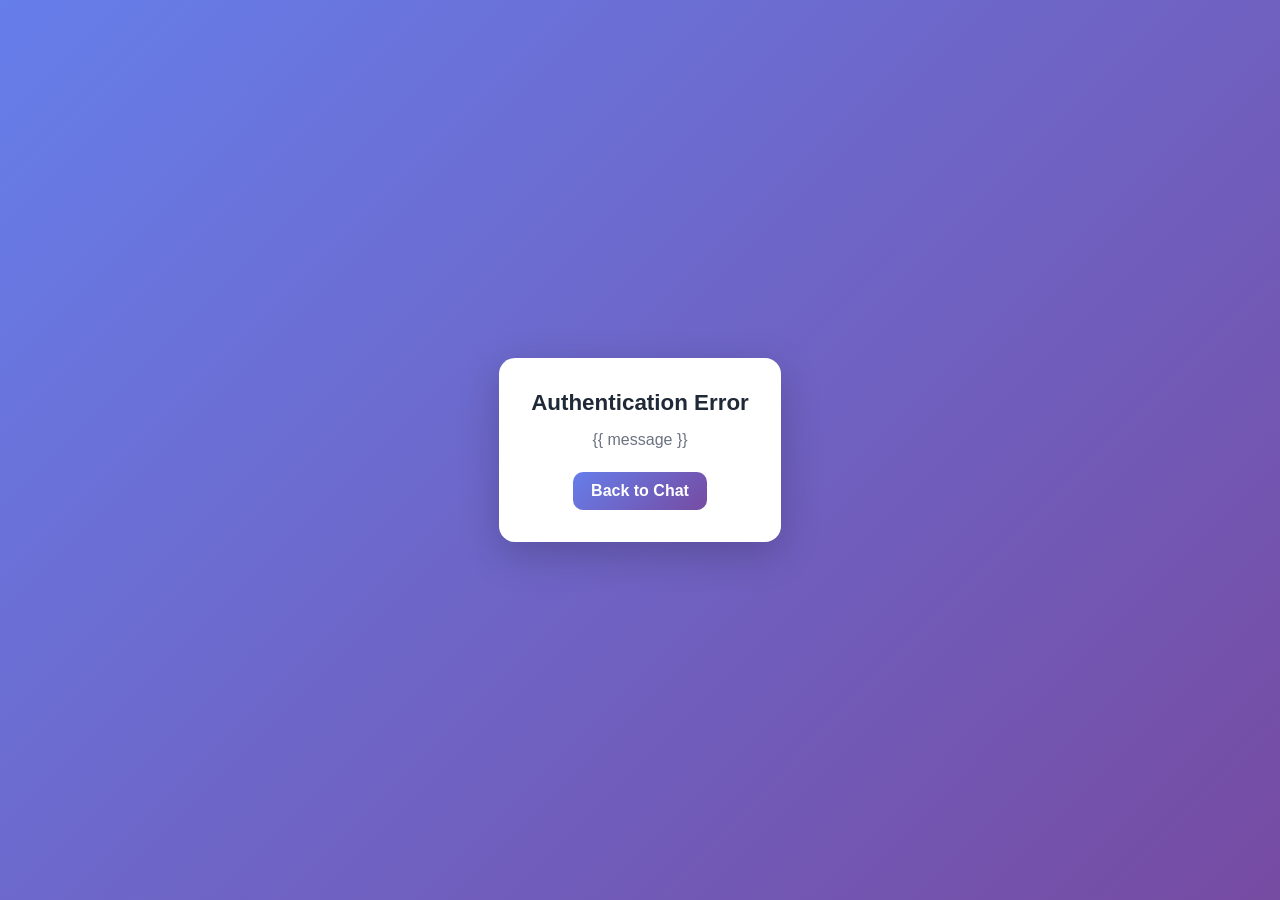
<file: templates/auth_error.html>
<!DOCTYPE html>
<html lang="en">

<head>
    <meta charset="UTF-8">
    <meta name="viewport" content="width=device-width, initial-scale=1.0">
    <title>Authentication Error - ChatSCD</title>
    <link rel="icon" type="image/png" href="/assets/chatscd_logo.png">
    <style>
        * {
            margin: 0;
            padding: 0;
            box-sizing: border-box;
        }

        body {
            font-family: -apple-system, BlinkMacSystemFont, 'Segoe UI', Roboto, 'Helvetica Neue', Arial, sans-serif;
            background: linear-gradient(135deg, #667eea 0%, #764ba2 100%);
            min-height: 100vh;
            display: flex;
            align-items: center;
            justify-content: center;
            padding: 20px;
        }

        .card {
            background: white;
            border-radius: 16px;
            padding: 32px;
            max-width: 520px;
            box-shadow: 0 12px 40px rgba(0, 0, 0, 0.2);
            text-align: center;
        }

        h1 {
            color: #1f2937;
            margin-bottom: 12px;
            font-size: 1.4rem;
        }

        p {
            color: #6b7280;
            margin-bottom: 20px;
            line-height: 1.5;
        }

        a {
            display: inline-block;
            padding: 10px 18px;
            background: linear-gradient(135deg, #667eea 0%, #764ba2 100%);
            color: white;
            border-radius: 10px;
            text-decoration: none;
            font-weight: 600;
        }
    </style>
</head>

<body>
    <div class="card">
        <h1>Authentication Error</h1>
        <p>{{ message }}</p>
        <a href="/">Back to Chat</a>
    </div>
</body>

</html>
</file>
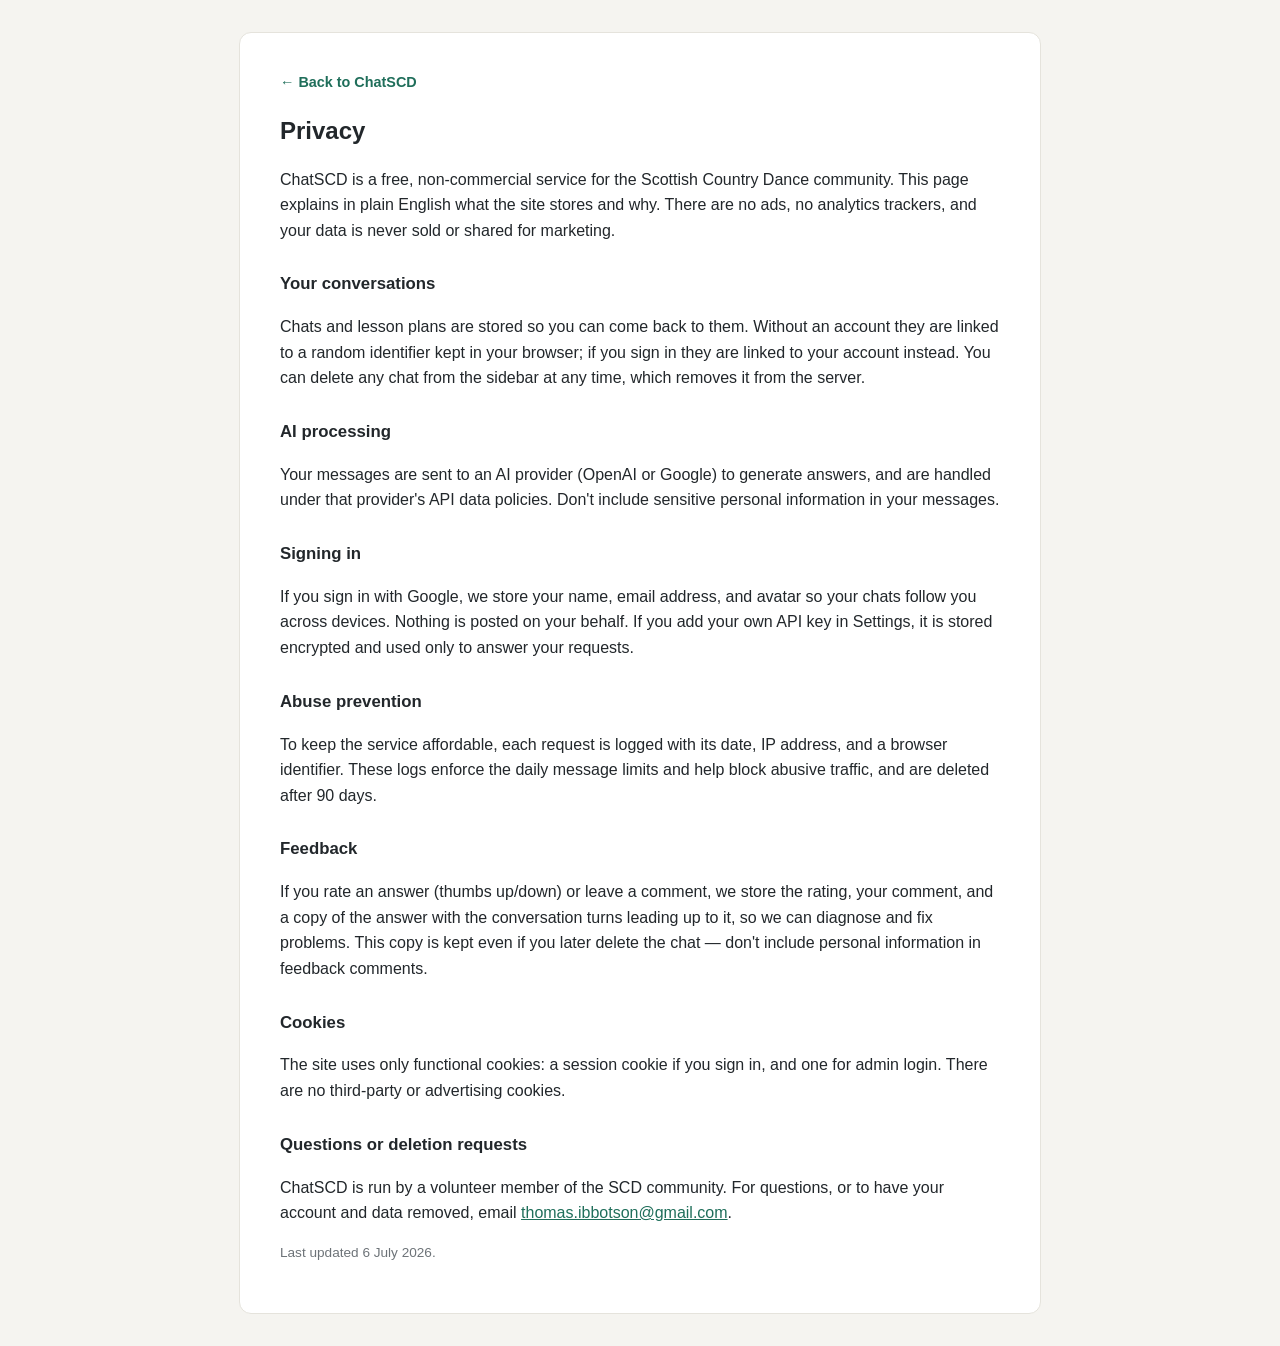
<file: templates/privacy.html>
<!DOCTYPE html>
<html lang="en">

<head>
    <meta charset="UTF-8">
    <meta name="viewport" content="width=device-width, initial-scale=1.0">
    <title>Privacy - ChatSCD</title>
    <meta name="description" content="What ChatSCD stores and why.">
    <link rel="icon" type="image/png" href="/assets/chatscd_logo.png">
    <style>
        body {
            font-family: -apple-system, BlinkMacSystemFont, 'Segoe UI', Roboto, 'Helvetica Neue', Arial, sans-serif;
            background: #f5f4f0;
            color: #22272b;
            line-height: 1.6;
            margin: 0;
            padding: 32px 20px;
        }

        .page {
            max-width: 720px;
            margin: 0 auto;
            background: #fff;
            border: 1px solid #e5e3dc;
            border-radius: 12px;
            padding: 36px 40px;
        }

        h1 {
            font-size: 1.5rem;
            margin-top: 0;
        }

        h2 {
            font-size: 1.05rem;
            margin-top: 28px;
        }

        a {
            color: #1f6e5a;
        }

        .back {
            display: inline-block;
            margin-bottom: 18px;
            font-size: 0.9rem;
            text-decoration: none;
            font-weight: 600;
        }
    </style>
</head>

<body>
    <div class="page">
        <a class="back" href="/">← Back to ChatSCD</a>
        <h1>Privacy</h1>
        <p>ChatSCD is a free, non-commercial service for the Scottish Country Dance
            community. This page explains in plain English what the site stores and why.
            There are no ads, no analytics trackers, and your data is never sold or
            shared for marketing.</p>

        <h2>Your conversations</h2>
        <p>Chats and lesson plans are stored so you can come back to them. Without an
            account they are linked to a random identifier kept in your browser; if you
            sign in they are linked to your account instead. You can delete any chat
            from the sidebar at any time, which removes it from the server.</p>

        <h2>AI processing</h2>
        <p>Your messages are sent to an AI provider (OpenAI or Google) to generate
            answers, and are handled under that provider's API data policies. Don't
            include sensitive personal information in your messages.</p>

        <h2>Signing in</h2>
        <p>If you sign in with Google, we store your name, email address, and avatar so
            your chats follow you across devices. Nothing is posted on your behalf. If
            you add your own API key in Settings, it is stored encrypted and used only
            to answer your requests.</p>

        <h2>Abuse prevention</h2>
        <p>To keep the service affordable, each request is logged with its date, IP
            address, and a browser identifier. These logs enforce the daily message
            limits and help block abusive traffic, and are deleted after 90 days.</p>

        <h2>Feedback</h2>
        <p>If you rate an answer (thumbs up/down) or leave a comment, we store the
            rating, your comment, and a copy of the answer with the conversation turns
            leading up to it, so we can diagnose and fix problems. This copy is kept
            even if you later delete the chat — don't include personal information in
            feedback comments.</p>

        <h2>Cookies</h2>
        <p>The site uses only functional cookies: a session cookie if you sign in, and
            one for admin login. There are no third-party or advertising cookies.</p>

        <h2>Questions or deletion requests</h2>
        <p>ChatSCD is run by a volunteer member of the SCD community. For questions, or
            to have your account and data removed, email
            <a href="mailto:thomas.ibbotson@gmail.com">thomas.ibbotson@gmail.com</a>.</p>

        <p style="color:#6d7378; font-size:0.85rem;">Last updated 6 July 2026.</p>
    </div>
</body>

</html>
</file>
